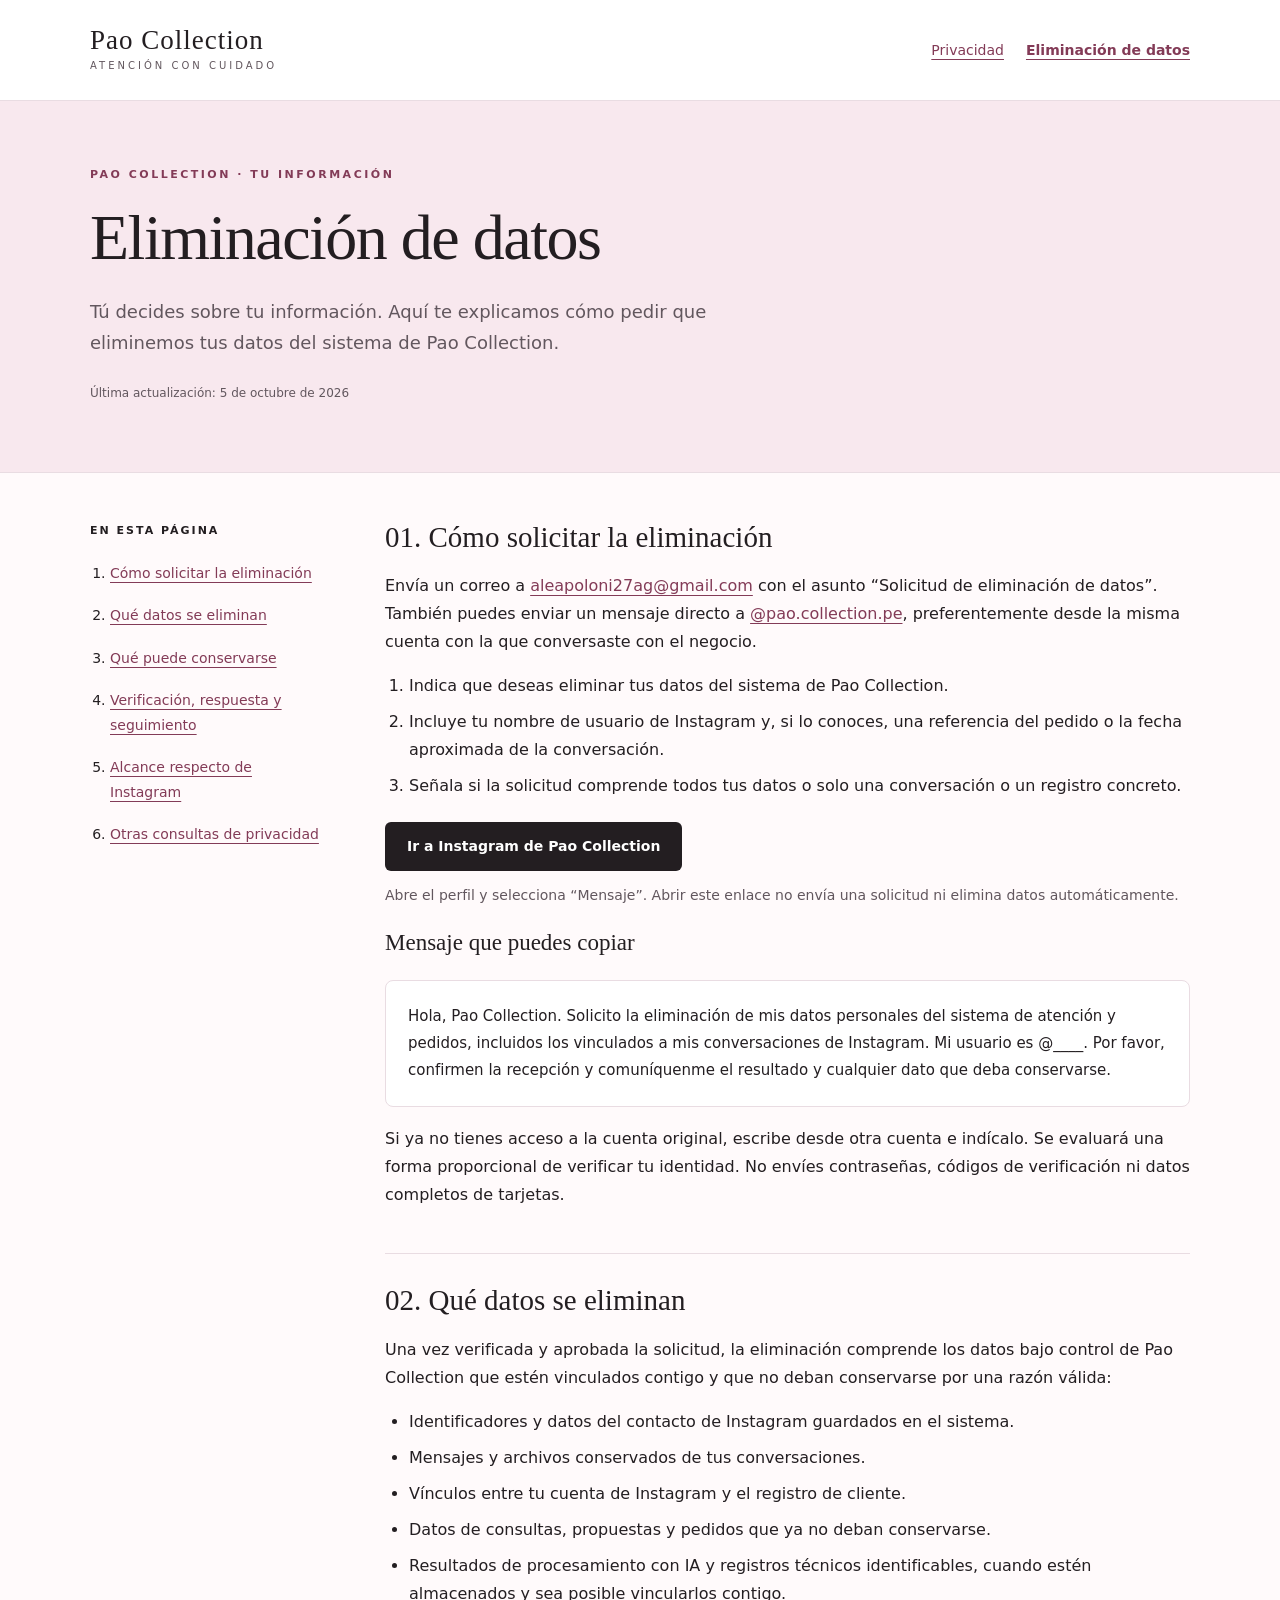
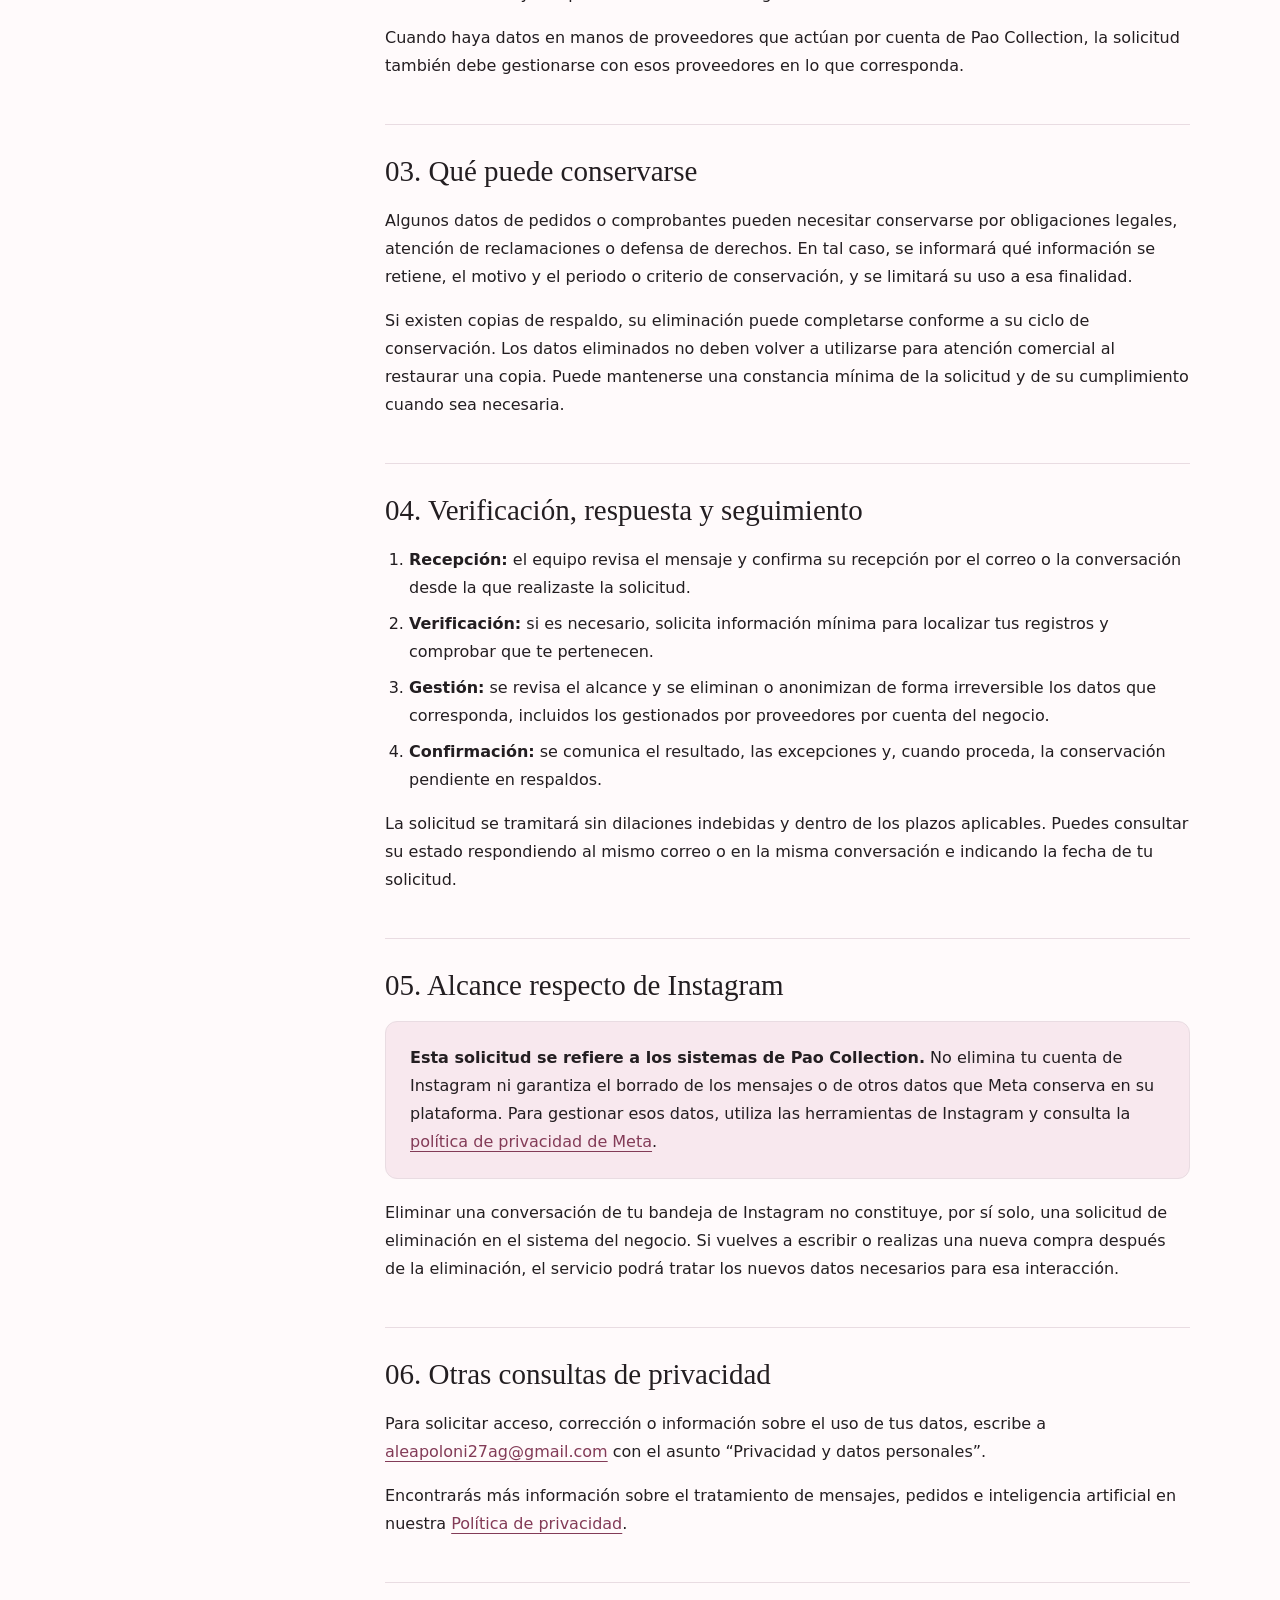
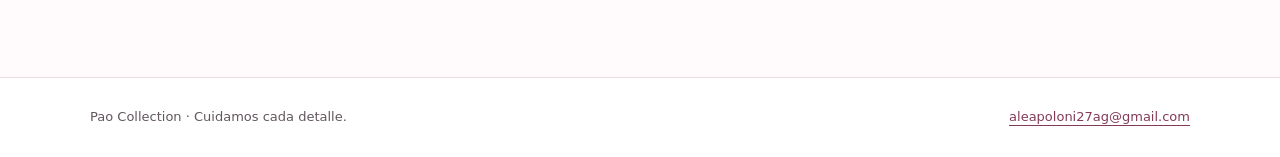
<file: src/main/resources/static/eliminacion-datos.html>
<!doctype html>
<html lang="es"><head><meta charset="utf-8"><meta name="viewport" content="width=device-width,initial-scale=1"><meta name="description" content="Tú decides sobre tu información. Aquí te explicamos cómo pedir que eliminemos tus datos del sistema de Pao Collection."><meta name="theme-color" content="#f8e8ee"><title>Eliminación de datos | Pao Collection</title><style>
:root{color-scheme:light;--ink:#231e21;--muted:#62575e;--pink:#f8e8ee;--accent:#833b57;--line:#e9dce2}
*{box-sizing:border-box}html{scroll-behavior:smooth;scroll-padding-top:24px}body{margin:0;background:#fffafb;color:var(--ink);font:16px/1.75 system-ui,-apple-system,"Segoe UI",sans-serif}a{color:var(--accent);text-underline-offset:4px}a:hover{text-decoration-thickness:2px}a:focus-visible{outline:3px solid var(--accent);outline-offset:5px;border-radius:2px}.skip{position:absolute;left:16px;top:-80px;background:white;padding:12px;z-index:5}.skip:focus{top:12px}.wrap{width:min(1100px,calc(100% - 48px));margin:auto}header{background:white;border-bottom:1px solid var(--line)}.top{display:flex;align-items:center;justify-content:space-between;gap:24px;padding:24px 0}.brand{font-family:Georgia,"Times New Roman",serif;font-size:27px;letter-spacing:1px;line-height:1.2}.brand small{display:block;font:10px/2 system-ui,sans-serif;letter-spacing:3px;text-transform:uppercase;color:var(--muted)}nav{display:flex;gap:22px;flex-wrap:wrap;font-size:14px}nav a[aria-current=page]{font-weight:700}.hero{padding:64px 0 52px;background:var(--pink);border-bottom:1px solid var(--line)}.eyebrow{font-size:11px;font-weight:700;letter-spacing:2.5px;text-transform:uppercase;color:var(--accent);margin:0 0 16px}h1,h2,h3{font-family:Georgia,"Times New Roman",serif;font-weight:400;line-height:1.17}h1{font-size:clamp(38px,6vw,64px);letter-spacing:-1.5px;max-width:800px;margin:0 0 20px}h2{font-size:29px;margin:0 0 18px}h3{font-size:23px}.lead{max-width:700px;font-size:18px;color:var(--muted);margin-bottom:24px}.date{font-size:12px;color:var(--muted)}.layout{display:grid;grid-template-columns:235px minmax(0,1fr);gap:60px;padding:48px 0 64px}aside{align-self:start;position:sticky;top:24px}aside p{font-size:11px;letter-spacing:2px;text-transform:uppercase;font-weight:700}aside ol{padding-left:20px;margin:0}aside li{padding:5px 0;font-size:14px}article{min-width:0}section{padding:0 0 28px;margin:0 0 30px;border-bottom:1px solid var(--line)}p{margin:0 0 16px}li{margin-bottom:8px}ul,ol{padding-left:24px}.note{padding:22px 24px;background:var(--pink);border:1px solid var(--line);border-radius:12px}.note p:last-child{margin-bottom:0}.button{display:inline-block;background:var(--ink);color:white;padding:12px 22px;border-radius:6px;text-decoration:none;font-size:14px;font-weight:600;margin:6px 0 12px}.message{white-space:pre-wrap;font:15px/1.8 system-ui,sans-serif;background:white;padding:22px;border:1px solid var(--line);border-radius:8px;overflow-wrap:anywhere}.fine{font-size:14px;color:var(--muted)}footer{background:white;border-top:1px solid var(--line);padding:28px 0}.foot{display:flex;justify-content:space-between;gap:20px;flex-wrap:wrap;font-size:13px;color:var(--muted)}footer p{margin:0}@media(max-width:760px){.wrap{width:calc(100% - 36px)}.top{align-items:flex-start;flex-direction:column;gap:16px}.hero{padding:40px 0 34px}.layout{grid-template-columns:1fr;gap:28px;padding-top:28px}aside{position:static;padding-bottom:24px;border-bottom:1px solid var(--line)}aside ol{columns:2;column-gap:24px}aside li{break-inside:avoid}h2{font-size:26px}.note{padding:20px}}@media(max-width:380px){aside ol{columns:1}nav{gap:14px}}@media(prefers-reduced-motion:reduce){html{scroll-behavior:auto}}@media print{body{background:white;font-size:11pt}.skip,aside,.button{display:none}.hero{padding:20px 0;background:white}.layout{display:block;padding:24px 0}.wrap{width:100%}section{break-inside:avoid}h1{font-size:32pt}a{color:inherit}}
</style></head>
<body><a class="skip" href="#contenido">Saltar al contenido</a><header><div class="wrap top"><div class="brand">Pao Collection<small>Atención con cuidado</small></div><nav aria-label="Información de privacidad"><a href="politica-privacidad.html">Privacidad</a><a href="eliminacion-datos.html" aria-current="page">Eliminación de datos</a></nav></div></header>
<main id="contenido"><div class="hero"><div class="wrap"><p class="eyebrow">Pao Collection · Tu información</p><h1>Eliminación de datos</h1><p class="lead">Tú decides sobre tu información. Aquí te explicamos cómo pedir que eliminemos tus datos del sistema de Pao Collection.</p><p class="date">Última actualización: <time datetime="2026-10-05">5 de octubre de 2026</time></p></div></div><div class="wrap layout"><aside aria-label="Contenido de esta página"><p>En esta página</p><ol><li><a href="#solicitud">Cómo solicitar la eliminación</a></li><li><a href="#alcance">Qué datos se eliminan</a></li><li><a href="#excepciones">Qué puede conservarse</a></li><li><a href="#seguimiento">Verificación, respuesta y seguimiento</a></li><li><a href="#instagram">Alcance respecto de Instagram</a></li><li><a href="#contacto">Otras consultas de privacidad</a></li></ol></aside><article aria-label="Eliminación de datos"><section id="solicitud" aria-labelledby="h-solicitud"><h2 id="h-solicitud">01. Cómo solicitar la eliminación</h2><p>Envía un correo a <a href="mailto:aleapoloni27ag@gmail.com">aleapoloni27ag@gmail.com</a> con el asunto “Solicitud de eliminación de datos”. También puedes enviar un mensaje directo a <a href="https://www.instagram.com/pao.collection.pe/">@pao.collection.pe</a>, preferentemente desde la misma cuenta con la que conversaste con el negocio.</p><ol><li>Indica que deseas eliminar tus datos del sistema de Pao Collection.</li><li>Incluye tu nombre de usuario de Instagram y, si lo conoces, una referencia del pedido o la fecha aproximada de la conversación.</li><li>Señala si la solicitud comprende todos tus datos o solo una conversación o un registro concreto.</li></ol><a class="button" href="https://www.instagram.com/pao.collection.pe/">Ir a Instagram de Pao Collection</a><p class="fine">Abre el perfil y selecciona “Mensaje”. Abrir este enlace no envía una solicitud ni elimina datos automáticamente.</p><h3>Mensaje que puedes copiar</h3><div class="message">Hola, Pao Collection. Solicito la eliminación de mis datos personales del sistema de atención y pedidos, incluidos los vinculados a mis conversaciones de Instagram. Mi usuario es @____. Por favor, confirmen la recepción y comuníquenme el resultado y cualquier dato que deba conservarse.</div><p style="margin-top:18px">Si ya no tienes acceso a la cuenta original, escribe desde otra cuenta e indícalo. Se evaluará una forma proporcional de verificar tu identidad. No envíes contraseñas, códigos de verificación ni datos completos de tarjetas.</p></section><section id="alcance" aria-labelledby="h-alcance"><h2 id="h-alcance">02. Qué datos se eliminan</h2><p>Una vez verificada y aprobada la solicitud, la eliminación comprende los datos bajo control de Pao Collection que estén vinculados contigo y que no deban conservarse por una razón válida:</p><ul><li>Identificadores y datos del contacto de Instagram guardados en el sistema.</li><li>Mensajes y archivos conservados de tus conversaciones.</li><li>Vínculos entre tu cuenta de Instagram y el registro de cliente.</li><li>Datos de consultas, propuestas y pedidos que ya no deban conservarse.</li><li>Resultados de procesamiento con IA y registros técnicos identificables, cuando estén almacenados y sea posible vincularlos contigo.</li></ul><p>Cuando haya datos en manos de proveedores que actúan por cuenta de Pao Collection, la solicitud también debe gestionarse con esos proveedores en lo que corresponda.</p></section><section id="excepciones" aria-labelledby="h-excepciones"><h2 id="h-excepciones">03. Qué puede conservarse</h2><p>Algunos datos de pedidos o comprobantes pueden necesitar conservarse por obligaciones legales, atención de reclamaciones o defensa de derechos. En tal caso, se informará qué información se retiene, el motivo y el periodo o criterio de conservación, y se limitará su uso a esa finalidad.</p><p>Si existen copias de respaldo, su eliminación puede completarse conforme a su ciclo de conservación. Los datos eliminados no deben volver a utilizarse para atención comercial al restaurar una copia. Puede mantenerse una constancia mínima de la solicitud y de su cumplimiento cuando sea necesaria.</p></section><section id="seguimiento" aria-labelledby="h-seguimiento"><h2 id="h-seguimiento">04. Verificación, respuesta y seguimiento</h2><ol><li><strong>Recepción:</strong> el equipo revisa el mensaje y confirma su recepción por el correo o la conversación desde la que realizaste la solicitud.</li><li><strong>Verificación:</strong> si es necesario, solicita información mínima para localizar tus registros y comprobar que te pertenecen.</li><li><strong>Gestión:</strong> se revisa el alcance y se eliminan o anonimizan de forma irreversible los datos que corresponda, incluidos los gestionados por proveedores por cuenta del negocio.</li><li><strong>Confirmación:</strong> se comunica el resultado, las excepciones y, cuando proceda, la conservación pendiente en respaldos.</li></ol><p>La solicitud se tramitará sin dilaciones indebidas y dentro de los plazos aplicables. Puedes consultar su estado respondiendo al mismo correo o en la misma conversación e indicando la fecha de tu solicitud.</p></section><section id="instagram" aria-labelledby="h-instagram"><h2 id="h-instagram">05. Alcance respecto de Instagram</h2><div class="note"><p><strong>Esta solicitud se refiere a los sistemas de Pao Collection.</strong> No elimina tu cuenta de Instagram ni garantiza el borrado de los mensajes o de otros datos que Meta conserva en su plataforma. Para gestionar esos datos, utiliza las herramientas de Instagram y consulta la <a href="https://privacycenter.instagram.com/policy/">política de privacidad de Meta</a>.</p></div><p style="margin-top:20px">Eliminar una conversación de tu bandeja de Instagram no constituye, por sí solo, una solicitud de eliminación en el sistema del negocio. Si vuelves a escribir o realizas una nueva compra después de la eliminación, el servicio podrá tratar los nuevos datos necesarios para esa interacción.</p></section><section id="contacto" aria-labelledby="h-contacto"><h2 id="h-contacto">06. Otras consultas de privacidad</h2><p>Para solicitar acceso, corrección o información sobre el uso de tus datos, escribe a <a href="mailto:aleapoloni27ag@gmail.com">aleapoloni27ag@gmail.com</a> con el asunto “Privacidad y datos personales”.</p><p>Encontrarás más información sobre el tratamiento de mensajes, pedidos e inteligencia artificial en nuestra <a href="politica-privacidad.html">Política de privacidad</a>.</p></section></article></div></main>
<footer><div class="wrap foot"><p>Pao Collection · Cuidamos cada detalle.</p><a href="mailto:aleapoloni27ag@gmail.com">aleapoloni27ag@gmail.com</a></div></footer></body></html>
</file>
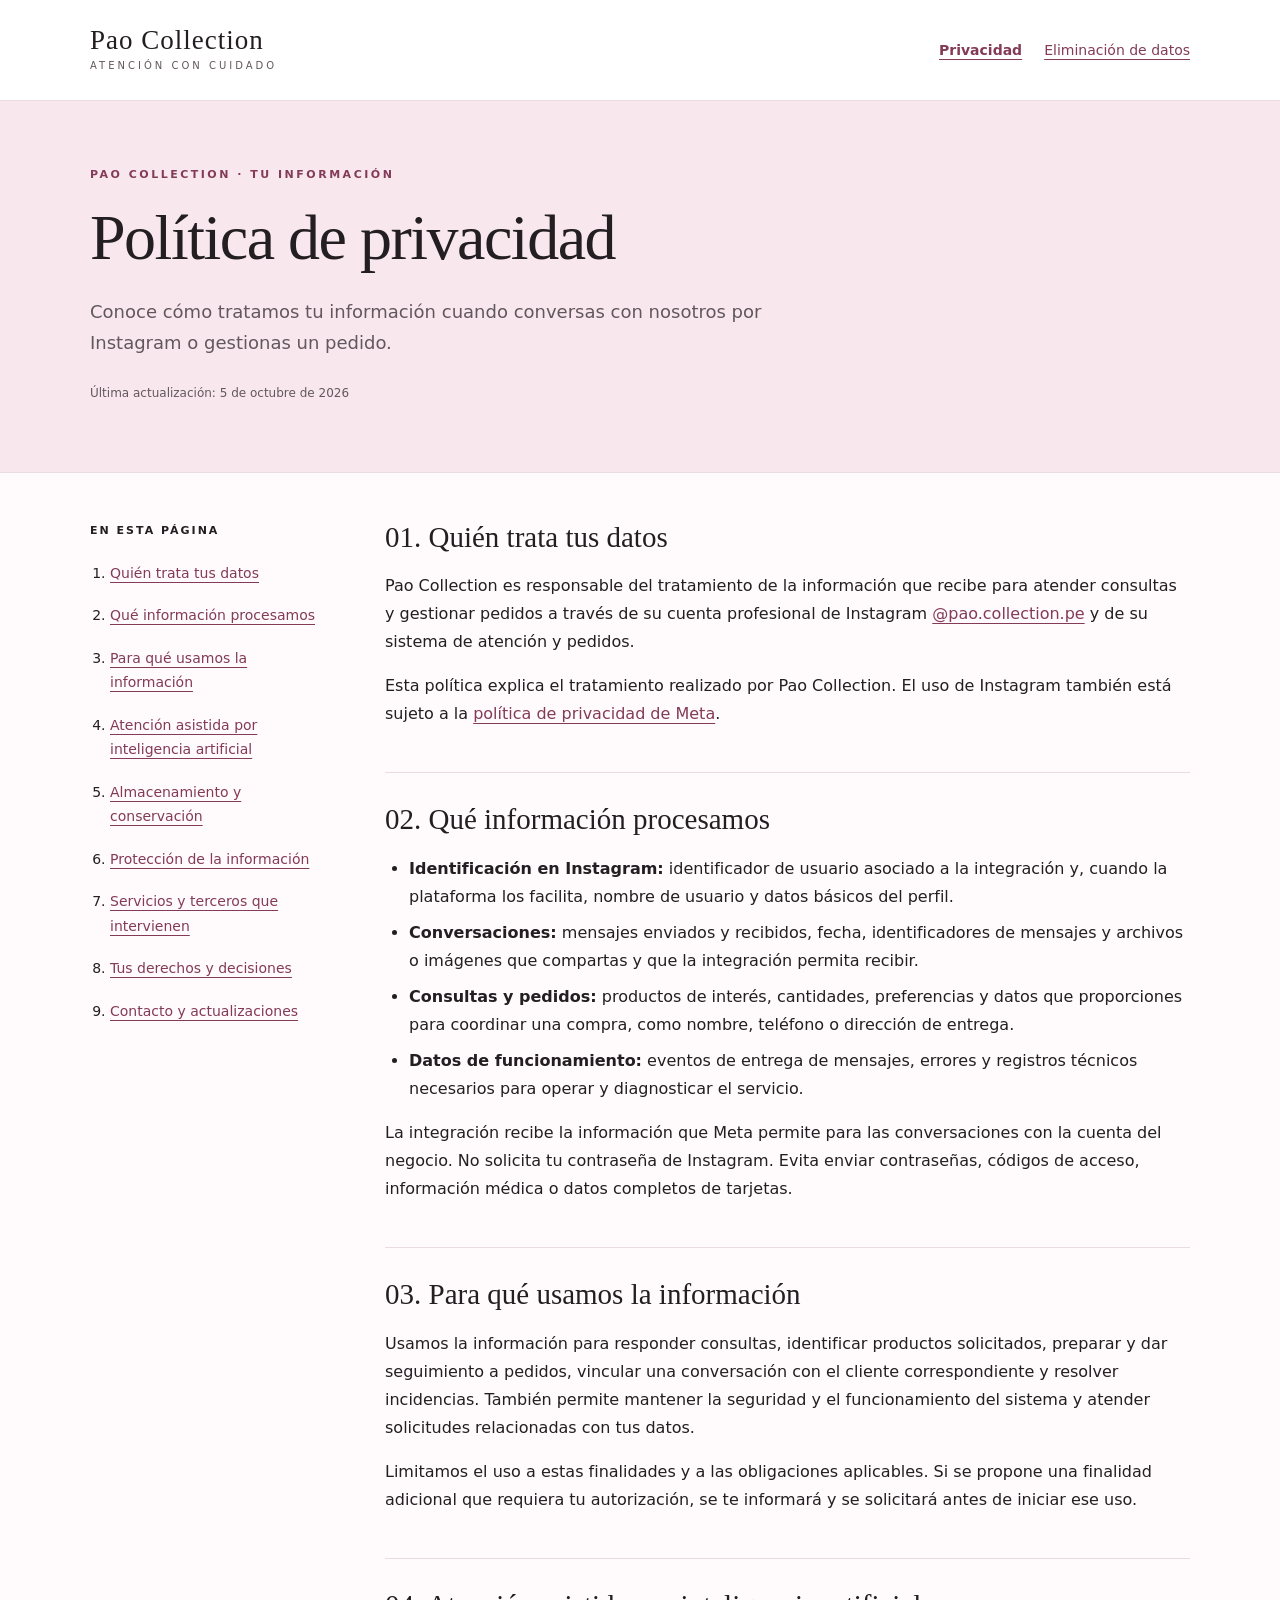
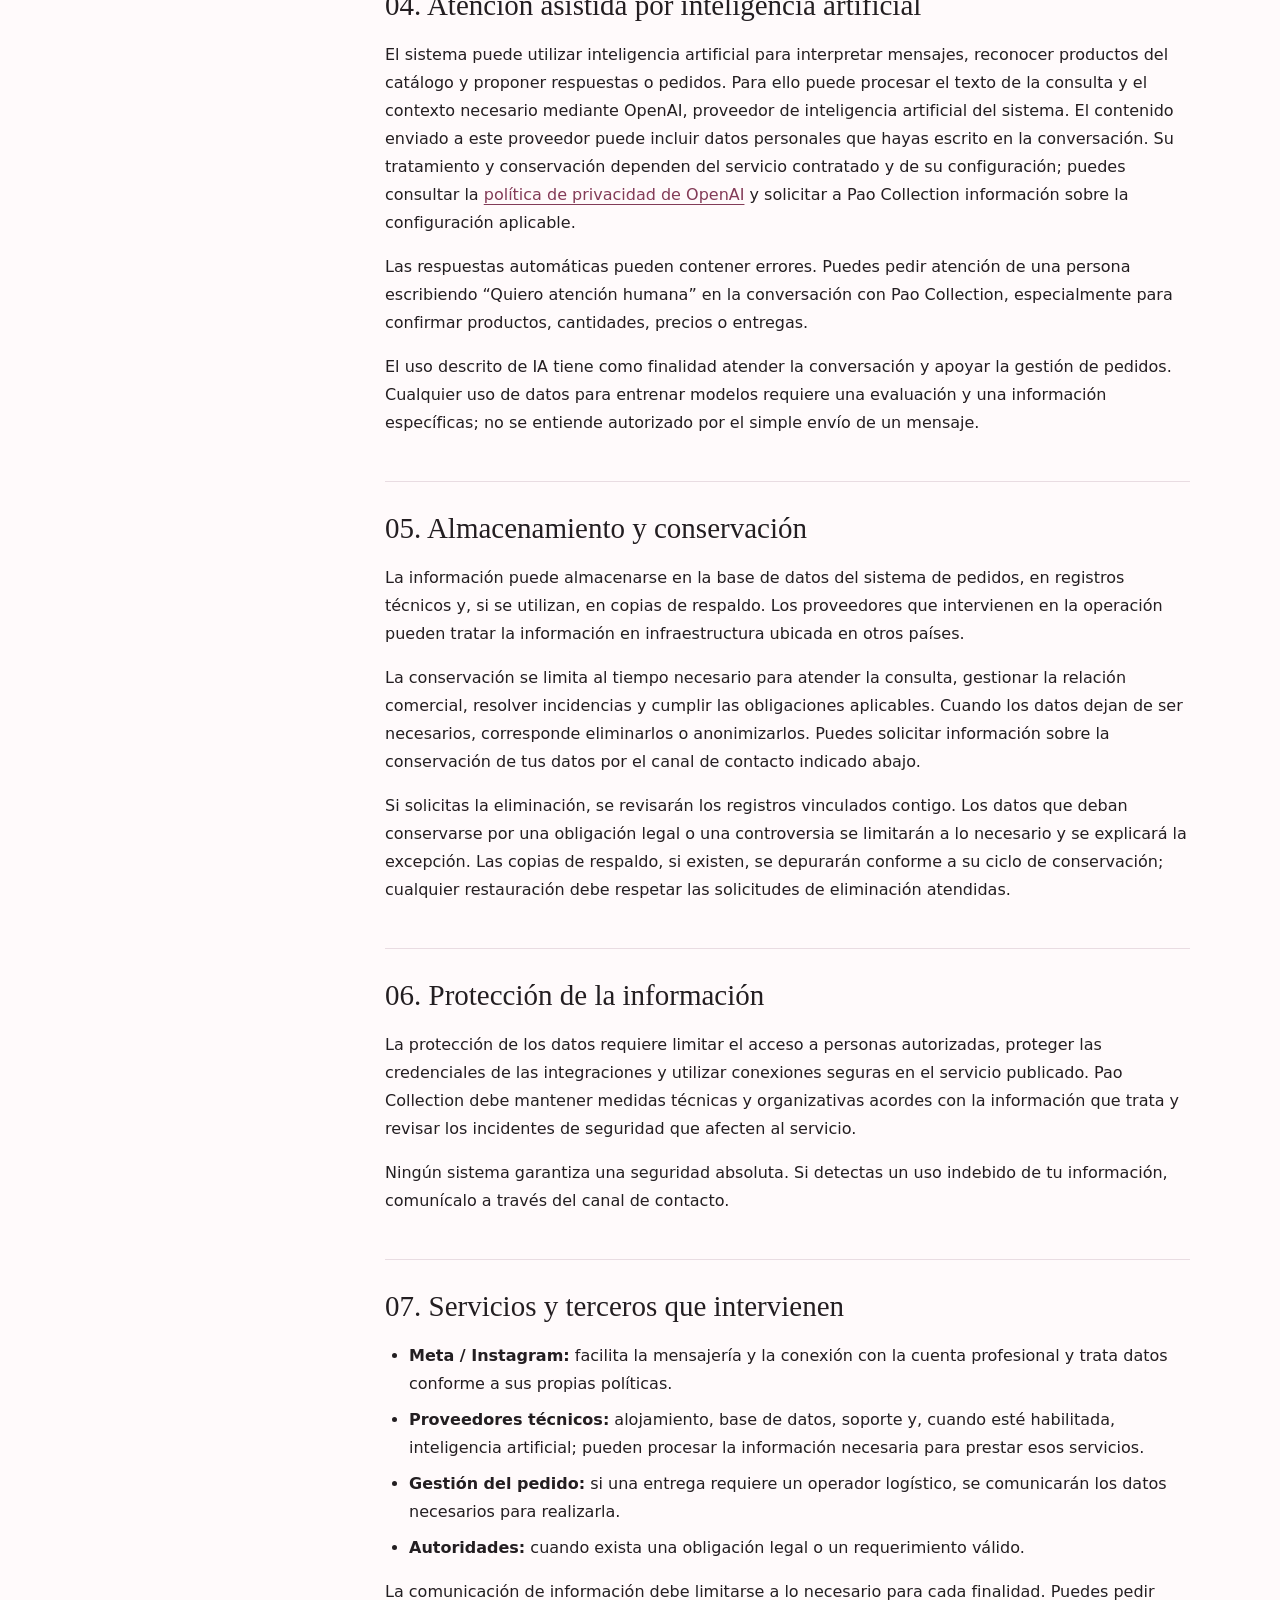
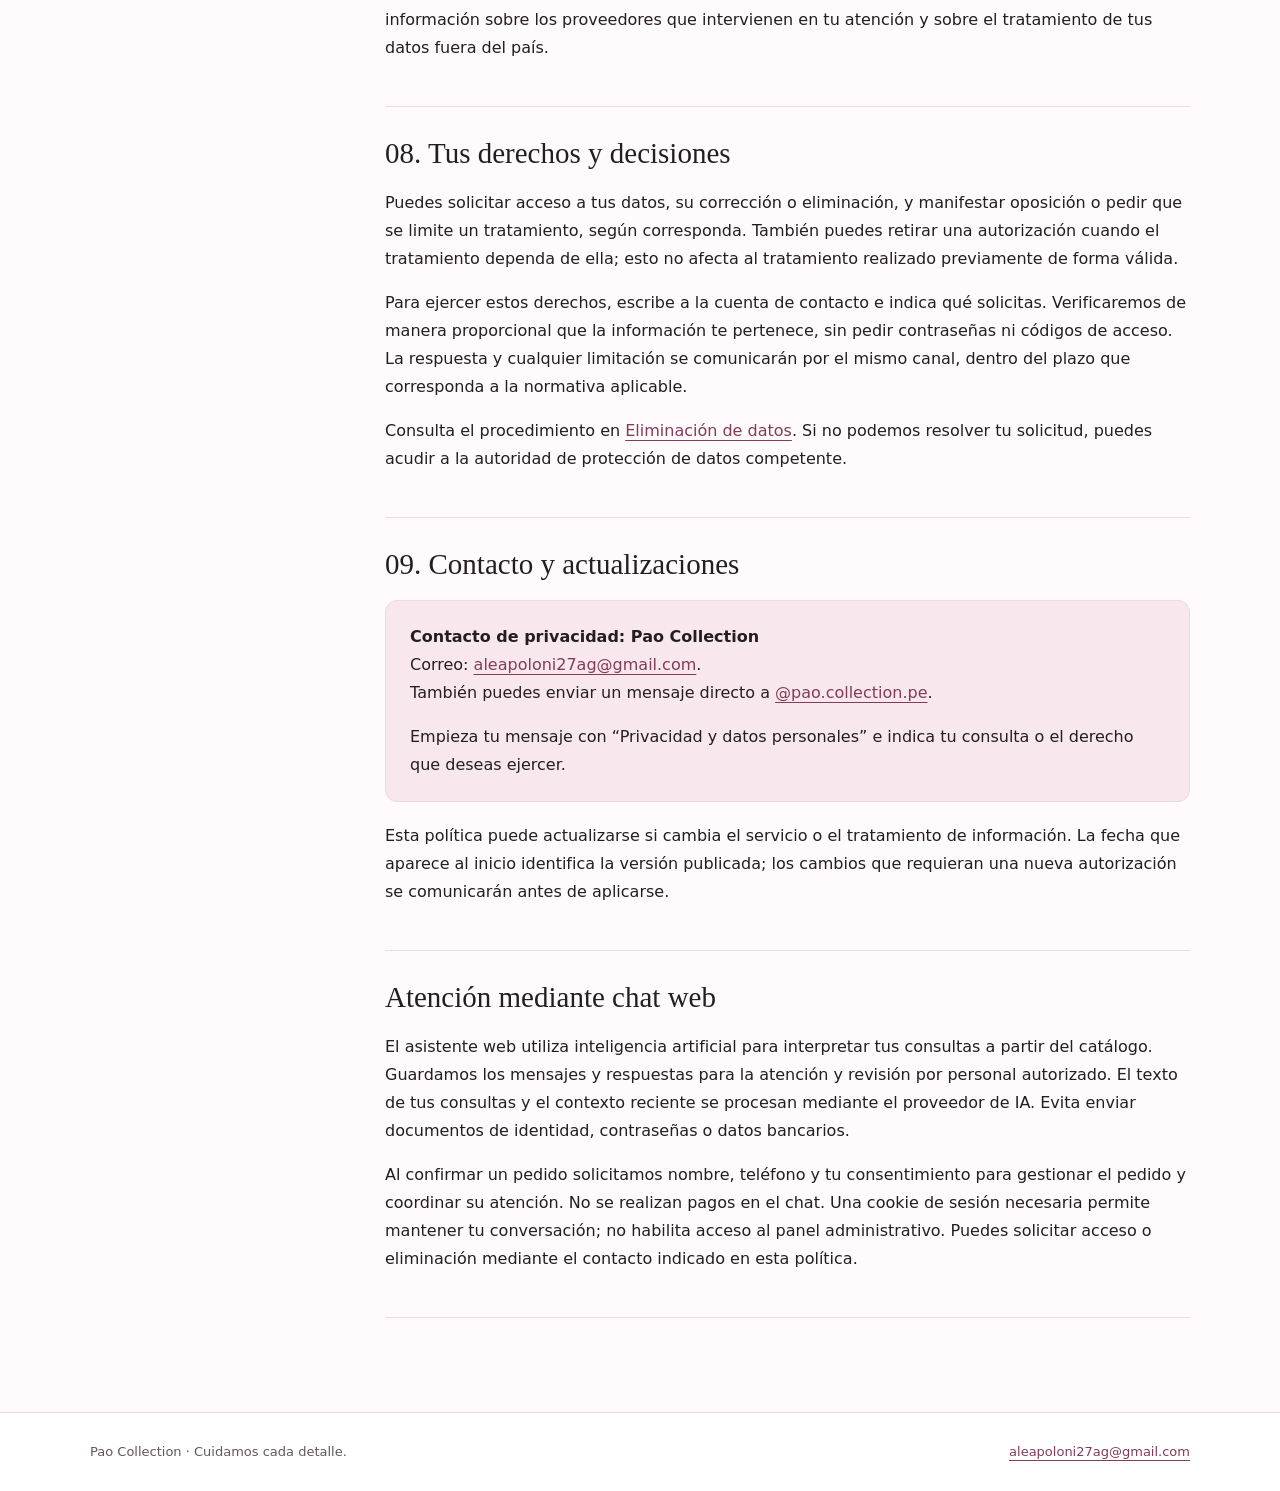
<file: src/main/resources/static/politica-privacidad.html>
<!doctype html>
<html lang="es"><head><meta charset="utf-8"><meta name="viewport" content="width=device-width,initial-scale=1"><meta name="description" content="Conoce cómo tratamos tu información cuando conversas con nosotros por Instagram o gestionas un pedido."><meta name="theme-color" content="#f8e8ee"><title>Política de privacidad | Pao Collection</title><style>
:root{color-scheme:light;--ink:#231e21;--muted:#62575e;--pink:#f8e8ee;--accent:#833b57;--line:#e9dce2}
*{box-sizing:border-box}html{scroll-behavior:smooth;scroll-padding-top:24px}body{margin:0;background:#fffafb;color:var(--ink);font:16px/1.75 system-ui,-apple-system,"Segoe UI",sans-serif}a{color:var(--accent);text-underline-offset:4px}a:hover{text-decoration-thickness:2px}a:focus-visible{outline:3px solid var(--accent);outline-offset:5px;border-radius:2px}.skip{position:absolute;left:16px;top:-80px;background:white;padding:12px;z-index:5}.skip:focus{top:12px}.wrap{width:min(1100px,calc(100% - 48px));margin:auto}header{background:white;border-bottom:1px solid var(--line)}.top{display:flex;align-items:center;justify-content:space-between;gap:24px;padding:24px 0}.brand{font-family:Georgia,"Times New Roman",serif;font-size:27px;letter-spacing:1px;line-height:1.2}.brand small{display:block;font:10px/2 system-ui,sans-serif;letter-spacing:3px;text-transform:uppercase;color:var(--muted)}nav{display:flex;gap:22px;flex-wrap:wrap;font-size:14px}nav a[aria-current=page]{font-weight:700}.hero{padding:64px 0 52px;background:var(--pink);border-bottom:1px solid var(--line)}.eyebrow{font-size:11px;font-weight:700;letter-spacing:2.5px;text-transform:uppercase;color:var(--accent);margin:0 0 16px}h1,h2,h3{font-family:Georgia,"Times New Roman",serif;font-weight:400;line-height:1.17}h1{font-size:clamp(38px,6vw,64px);letter-spacing:-1.5px;max-width:800px;margin:0 0 20px}h2{font-size:29px;margin:0 0 18px}h3{font-size:23px}.lead{max-width:700px;font-size:18px;color:var(--muted);margin-bottom:24px}.date{font-size:12px;color:var(--muted)}.layout{display:grid;grid-template-columns:235px minmax(0,1fr);gap:60px;padding:48px 0 64px}aside{align-self:start;position:sticky;top:24px}aside p{font-size:11px;letter-spacing:2px;text-transform:uppercase;font-weight:700}aside ol{padding-left:20px;margin:0}aside li{padding:5px 0;font-size:14px}article{min-width:0}section{padding:0 0 28px;margin:0 0 30px;border-bottom:1px solid var(--line)}p{margin:0 0 16px}li{margin-bottom:8px}ul,ol{padding-left:24px}.note{padding:22px 24px;background:var(--pink);border:1px solid var(--line);border-radius:12px}.note p:last-child{margin-bottom:0}.button{display:inline-block;background:var(--ink);color:white;padding:12px 22px;border-radius:6px;text-decoration:none;font-size:14px;font-weight:600;margin:6px 0 12px}.message{white-space:pre-wrap;font:15px/1.8 system-ui,sans-serif;background:white;padding:22px;border:1px solid var(--line);border-radius:8px;overflow-wrap:anywhere}.fine{font-size:14px;color:var(--muted)}footer{background:white;border-top:1px solid var(--line);padding:28px 0}.foot{display:flex;justify-content:space-between;gap:20px;flex-wrap:wrap;font-size:13px;color:var(--muted)}footer p{margin:0}@media(max-width:760px){.wrap{width:calc(100% - 36px)}.top{align-items:flex-start;flex-direction:column;gap:16px}.hero{padding:40px 0 34px}.layout{grid-template-columns:1fr;gap:28px;padding-top:28px}aside{position:static;padding-bottom:24px;border-bottom:1px solid var(--line)}aside ol{columns:2;column-gap:24px}aside li{break-inside:avoid}h2{font-size:26px}.note{padding:20px}}@media(max-width:380px){aside ol{columns:1}nav{gap:14px}}@media(prefers-reduced-motion:reduce){html{scroll-behavior:auto}}@media print{body{background:white;font-size:11pt}.skip,aside,.button{display:none}.hero{padding:20px 0;background:white}.layout{display:block;padding:24px 0}.wrap{width:100%}section{break-inside:avoid}h1{font-size:32pt}a{color:inherit}}
</style></head>
<body><a class="skip" href="#contenido">Saltar al contenido</a><header><div class="wrap top"><div class="brand">Pao Collection<small>Atención con cuidado</small></div><nav aria-label="Información de privacidad"><a href="politica-privacidad.html" aria-current="page">Privacidad</a><a href="eliminacion-datos.html">Eliminación de datos</a></nav></div></header>
<main id="contenido"><div class="hero"><div class="wrap"><p class="eyebrow">Pao Collection · Tu información</p><h1>Política de privacidad</h1><p class="lead">Conoce cómo tratamos tu información cuando conversas con nosotros por Instagram o gestionas un pedido.</p><p class="date">Última actualización: <time datetime="2026-10-05">5 de octubre de 2026</time></p></div></div><div class="wrap layout"><aside aria-label="Contenido de esta página"><p>En esta página</p><ol><li><a href="#responsable">Quién trata tus datos</a></li><li><a href="#datos">Qué información procesamos</a></li><li><a href="#finalidad">Para qué usamos la información</a></li><li><a href="#ia">Atención asistida por inteligencia artificial</a></li><li><a href="#almacenamiento">Almacenamiento y conservación</a></li><li><a href="#seguridad">Protección de la información</a></li><li><a href="#terceros">Servicios y terceros que intervienen</a></li><li><a href="#derechos">Tus derechos y decisiones</a></li><li><a href="#contacto">Contacto y actualizaciones</a></li></ol></aside><article aria-label="Política de privacidad"><section id="responsable" aria-labelledby="h-responsable"><h2 id="h-responsable">01. Quién trata tus datos</h2><p>Pao Collection es responsable del tratamiento de la información que recibe para atender consultas y gestionar pedidos a través de su cuenta profesional de Instagram <a href="https://www.instagram.com/pao.collection.pe/">@pao.collection.pe</a> y de su sistema de atención y pedidos.</p><p>Esta política explica el tratamiento realizado por Pao Collection. El uso de Instagram también está sujeto a la <a href="https://privacycenter.instagram.com/policy/">política de privacidad de Meta</a>.</p></section><section id="datos" aria-labelledby="h-datos"><h2 id="h-datos">02. Qué información procesamos</h2><ul><li><strong>Identificación en Instagram:</strong> identificador de usuario asociado a la integración y, cuando la plataforma los facilita, nombre de usuario y datos básicos del perfil.</li><li><strong>Conversaciones:</strong> mensajes enviados y recibidos, fecha, identificadores de mensajes y archivos o imágenes que compartas y que la integración permita recibir.</li><li><strong>Consultas y pedidos:</strong> productos de interés, cantidades, preferencias y datos que proporciones para coordinar una compra, como nombre, teléfono o dirección de entrega.</li><li><strong>Datos de funcionamiento:</strong> eventos de entrega de mensajes, errores y registros técnicos necesarios para operar y diagnosticar el servicio.</li></ul><p>La integración recibe la información que Meta permite para las conversaciones con la cuenta del negocio. No solicita tu contraseña de Instagram. Evita enviar contraseñas, códigos de acceso, información médica o datos completos de tarjetas.</p></section><section id="finalidad" aria-labelledby="h-finalidad"><h2 id="h-finalidad">03. Para qué usamos la información</h2><p>Usamos la información para responder consultas, identificar productos solicitados, preparar y dar seguimiento a pedidos, vincular una conversación con el cliente correspondiente y resolver incidencias. También permite mantener la seguridad y el funcionamiento del sistema y atender solicitudes relacionadas con tus datos.</p><p>Limitamos el uso a estas finalidades y a las obligaciones aplicables. Si se propone una finalidad adicional que requiera tu autorización, se te informará y se solicitará antes de iniciar ese uso.</p></section><section id="ia" aria-labelledby="h-ia"><h2 id="h-ia">04. Atención asistida por inteligencia artificial</h2><p>El sistema puede utilizar inteligencia artificial para interpretar mensajes, reconocer productos del catálogo y proponer respuestas o pedidos. Para ello puede procesar el texto de la consulta y el contexto necesario mediante OpenAI, proveedor de inteligencia artificial del sistema. El contenido enviado a este proveedor puede incluir datos personales que hayas escrito en la conversación. Su tratamiento y conservación dependen del servicio contratado y de su configuración; puedes consultar la <a href="https://openai.com/policies/privacy-policy/">política de privacidad de OpenAI</a> y solicitar a Pao Collection información sobre la configuración aplicable.</p><p>Las respuestas automáticas pueden contener errores. Puedes pedir atención de una persona escribiendo “Quiero atención humana” en la conversación con Pao Collection, especialmente para confirmar productos, cantidades, precios o entregas.</p><p>El uso descrito de IA tiene como finalidad atender la conversación y apoyar la gestión de pedidos. Cualquier uso de datos para entrenar modelos requiere una evaluación y una información específicas; no se entiende autorizado por el simple envío de un mensaje.</p></section><section id="almacenamiento" aria-labelledby="h-almacenamiento"><h2 id="h-almacenamiento">05. Almacenamiento y conservación</h2><p>La información puede almacenarse en la base de datos del sistema de pedidos, en registros técnicos y, si se utilizan, en copias de respaldo. Los proveedores que intervienen en la operación pueden tratar la información en infraestructura ubicada en otros países.</p><p>La conservación se limita al tiempo necesario para atender la consulta, gestionar la relación comercial, resolver incidencias y cumplir las obligaciones aplicables. Cuando los datos dejan de ser necesarios, corresponde eliminarlos o anonimizarlos. Puedes solicitar información sobre la conservación de tus datos por el canal de contacto indicado abajo.</p><p>Si solicitas la eliminación, se revisarán los registros vinculados contigo. Los datos que deban conservarse por una obligación legal o una controversia se limitarán a lo necesario y se explicará la excepción. Las copias de respaldo, si existen, se depurarán conforme a su ciclo de conservación; cualquier restauración debe respetar las solicitudes de eliminación atendidas.</p></section><section id="seguridad" aria-labelledby="h-seguridad"><h2 id="h-seguridad">06. Protección de la información</h2><p>La protección de los datos requiere limitar el acceso a personas autorizadas, proteger las credenciales de las integraciones y utilizar conexiones seguras en el servicio publicado. Pao Collection debe mantener medidas técnicas y organizativas acordes con la información que trata y revisar los incidentes de seguridad que afecten al servicio.</p><p>Ningún sistema garantiza una seguridad absoluta. Si detectas un uso indebido de tu información, comunícalo a través del canal de contacto.</p></section><section id="terceros" aria-labelledby="h-terceros"><h2 id="h-terceros">07. Servicios y terceros que intervienen</h2><ul><li><strong>Meta / Instagram:</strong> facilita la mensajería y la conexión con la cuenta profesional y trata datos conforme a sus propias políticas.</li><li><strong>Proveedores técnicos:</strong> alojamiento, base de datos, soporte y, cuando esté habilitada, inteligencia artificial; pueden procesar la información necesaria para prestar esos servicios.</li><li><strong>Gestión del pedido:</strong> si una entrega requiere un operador logístico, se comunicarán los datos necesarios para realizarla.</li><li><strong>Autoridades:</strong> cuando exista una obligación legal o un requerimiento válido.</li></ul><p>La comunicación de información debe limitarse a lo necesario para cada finalidad. Puedes pedir información sobre los proveedores que intervienen en tu atención y sobre el tratamiento de tus datos fuera del país.</p></section><section id="derechos" aria-labelledby="h-derechos"><h2 id="h-derechos">08. Tus derechos y decisiones</h2><p>Puedes solicitar acceso a tus datos, su corrección o eliminación, y manifestar oposición o pedir que se limite un tratamiento, según corresponda. También puedes retirar una autorización cuando el tratamiento dependa de ella; esto no afecta al tratamiento realizado previamente de forma válida.</p><p>Para ejercer estos derechos, escribe a la cuenta de contacto e indica qué solicitas. Verificaremos de manera proporcional que la información te pertenece, sin pedir contraseñas ni códigos de acceso. La respuesta y cualquier limitación se comunicarán por el mismo canal, dentro del plazo que corresponda a la normativa aplicable.</p><p>Consulta el procedimiento en <a href="eliminacion-datos.html">Eliminación de datos</a>. Si no podemos resolver tu solicitud, puedes acudir a la autoridad de protección de datos competente.</p></section><section id="contacto" aria-labelledby="h-contacto"><h2 id="h-contacto">09. Contacto y actualizaciones</h2><div class="note"><p><strong>Contacto de privacidad: Pao Collection</strong><br>Correo: <a href="mailto:aleapoloni27ag@gmail.com">aleapoloni27ag@gmail.com</a>.<br>También puedes enviar un mensaje directo a <a href="https://www.instagram.com/pao.collection.pe/">@pao.collection.pe</a>.</p><p>Empieza tu mensaje con “Privacidad y datos personales” e indica tu consulta o el derecho que deseas ejercer.</p></div><p style="margin-top:20px">Esta política puede actualizarse si cambia el servicio o el tratamiento de información. La fecha que aparece al inicio identifica la versión publicada; los cambios que requieran una nueva autorización se comunicarán antes de aplicarse.</p></section><section id="chat-web-datos"><h2>Atención mediante chat web</h2><p>El asistente web utiliza inteligencia artificial para interpretar tus consultas a partir del catálogo. Guardamos los mensajes y respuestas para la atención y revisión por personal autorizado. El texto de tus consultas y el contexto reciente se procesan mediante el proveedor de IA. Evita enviar documentos de identidad, contraseñas o datos bancarios.</p><p>Al confirmar un pedido solicitamos nombre, teléfono y tu consentimiento para gestionar el pedido y coordinar su atención. No se realizan pagos en el chat. Una cookie de sesión necesaria permite mantener tu conversación; no habilita acceso al panel administrativo. Puedes solicitar acceso o eliminación mediante el contacto indicado en esta política.</p></section></article></div></main>
<footer><div class="wrap foot"><p>Pao Collection · Cuidamos cada detalle.</p><a href="mailto:aleapoloni27ag@gmail.com">aleapoloni27ag@gmail.com</a></div></footer></body></html>
</file>
